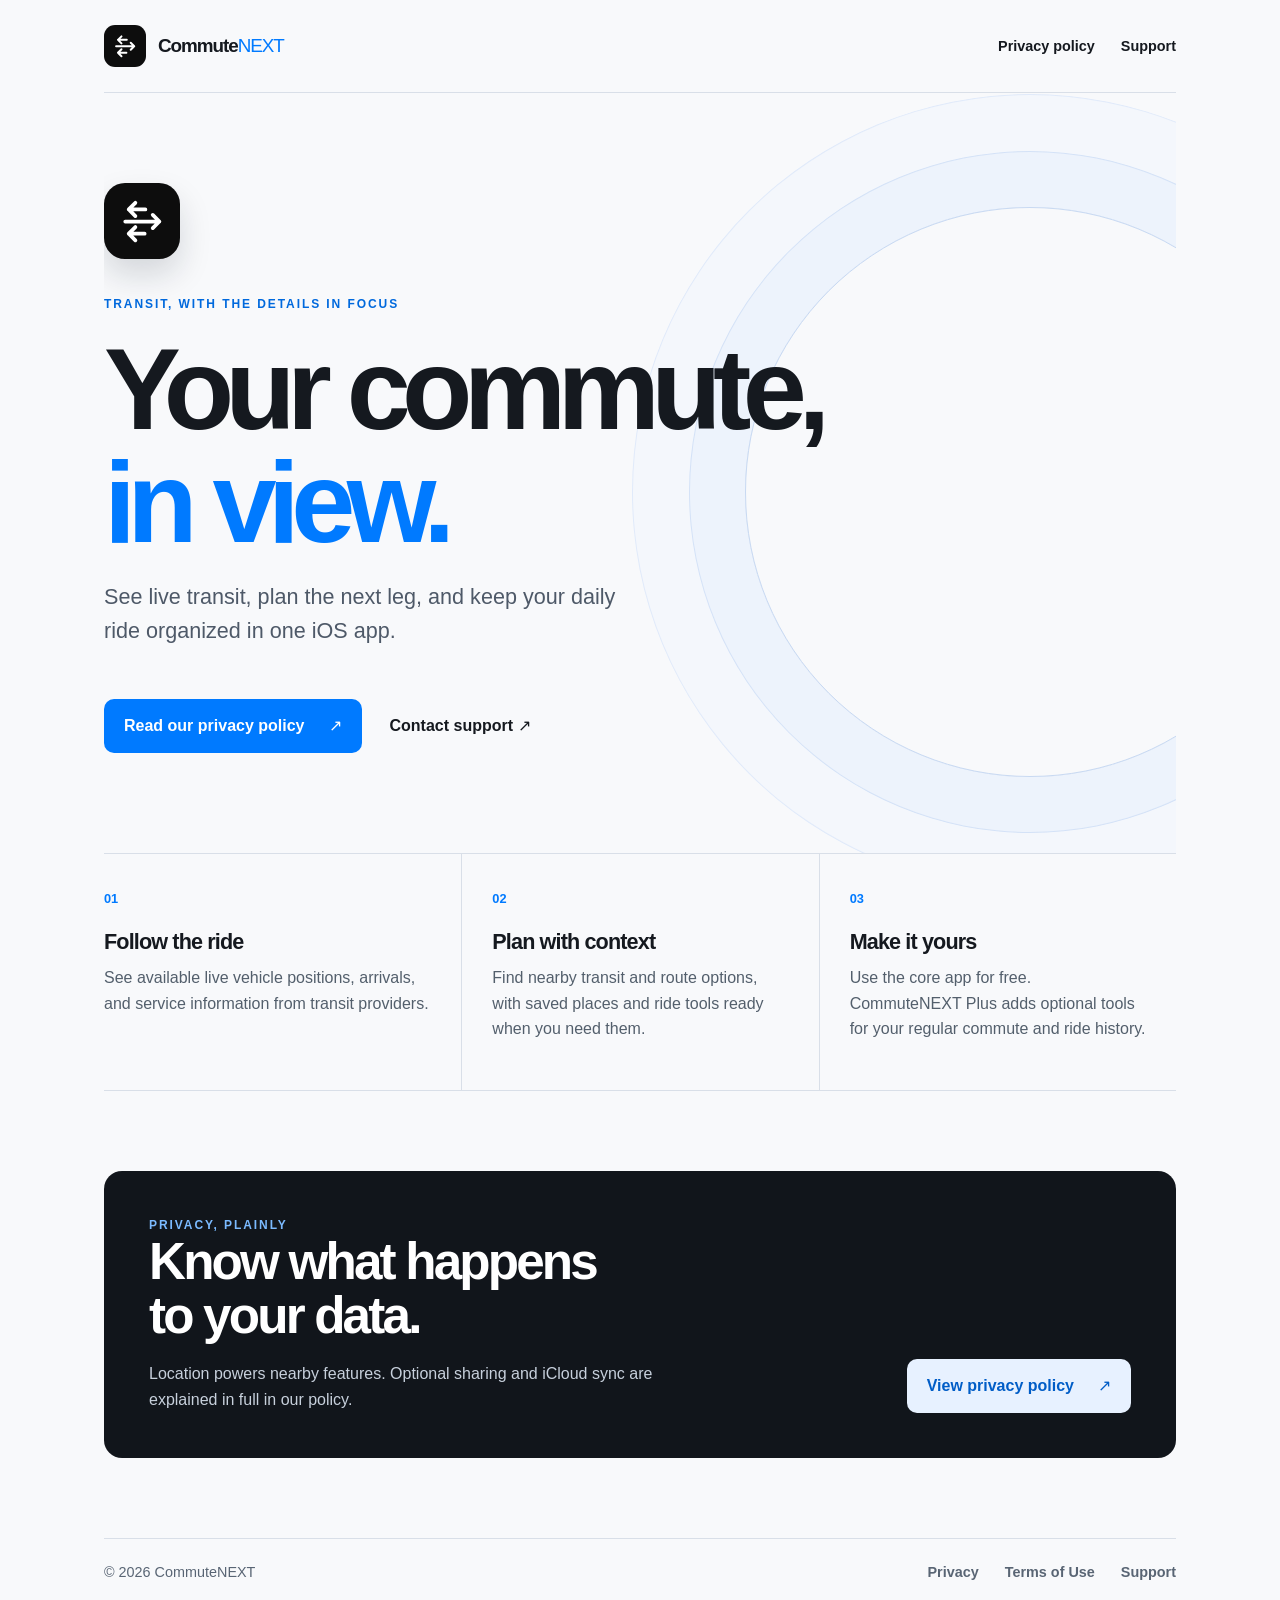
<file: index.html>
<!doctype html>
<html lang="en">
<head>
  <meta charset="utf-8">
  <meta name="viewport" content="width=device-width, initial-scale=1">
  <meta name="color-scheme" content="light dark">
  <meta name="description" content="CommuteNEXT helps you follow live transit, plan your commute, and keep the details that matter close at hand.">
  <title>CommuteNEXT — Your commute, in view</title>
  <link rel="icon" type="image/svg+xml" href="favicon.svg">
  <link rel="stylesheet" href="styles.css?v=2">
</head>
<body>
  <div class="site-shell">
    <header class="site-header">
      <a class="brand" href="./" aria-label="CommuteNEXT home"><span class="brand-mark" aria-hidden="true"><img src="assets/commutenext-arrows.svg" alt=""></span><span class="brand-name">Commute<span>NEXT</span></span></a>
      <nav aria-label="Main navigation"><a href="privacy/">Privacy policy</a><a href="mailto:tanner.davidson@fabweavr.com?subject=CommuteNEXT%20Support">Support</a></nav>
    </header>
    <main>
      <section class="hero" aria-labelledby="hero-title">
        <div class="hero-emblem" aria-hidden="true"><img src="assets/commutenext-arrows.svg" alt=""></div>
        <p class="eyebrow">Transit, with the details in focus</p>
        <h1 id="hero-title">Your commute,<br><em>in view.</em></h1>
        <p class="lead">See live transit, plan the next leg, and keep your daily ride organized in one iOS app.</p>
        <div class="hero-actions"><a class="button" href="privacy/">Read our privacy policy <span aria-hidden="true">↗</span></a><a class="text-link" href="mailto:tanner.davidson@fabweavr.com?subject=CommuteNEXT%20Support">Contact support <span aria-hidden="true">↗</span></a></div>
      </section>
      <section class="features" aria-label="What CommuteNEXT offers">
        <div><span class="feature-number">01</span><h2>Follow the ride</h2><p>See available live vehicle positions, arrivals, and service information from transit providers.</p></div>
        <div><span class="feature-number">02</span><h2>Plan with context</h2><p>Find nearby transit and route options, with saved places and ride tools ready when you need them.</p></div>
        <div><span class="feature-number">03</span><h2>Make it yours</h2><p>Use the core app for free. CommuteNEXT Plus adds optional tools for your regular commute and ride history.</p></div>
      </section>
      <section class="privacy-callout"><div><p class="eyebrow">Privacy, plainly</p><h2>Know what happens to your data.</h2><p>Location powers nearby features. Optional sharing and iCloud sync are explained in full in our policy.</p></div><a class="button button-light" href="privacy/">View privacy policy <span aria-hidden="true">↗</span></a></section>
    </main>
    <footer><span>© 2026 CommuteNEXT</span><span><a href="privacy/">Privacy</a><a href="https://www.apple.com/legal/internet-services/itunes/dev/stdeula/">Terms of Use</a><a href="mailto:tanner.davidson@fabweavr.com?subject=CommuteNEXT%20Support">Support</a></span></footer>
  </div>
</body>
</html>
</file>
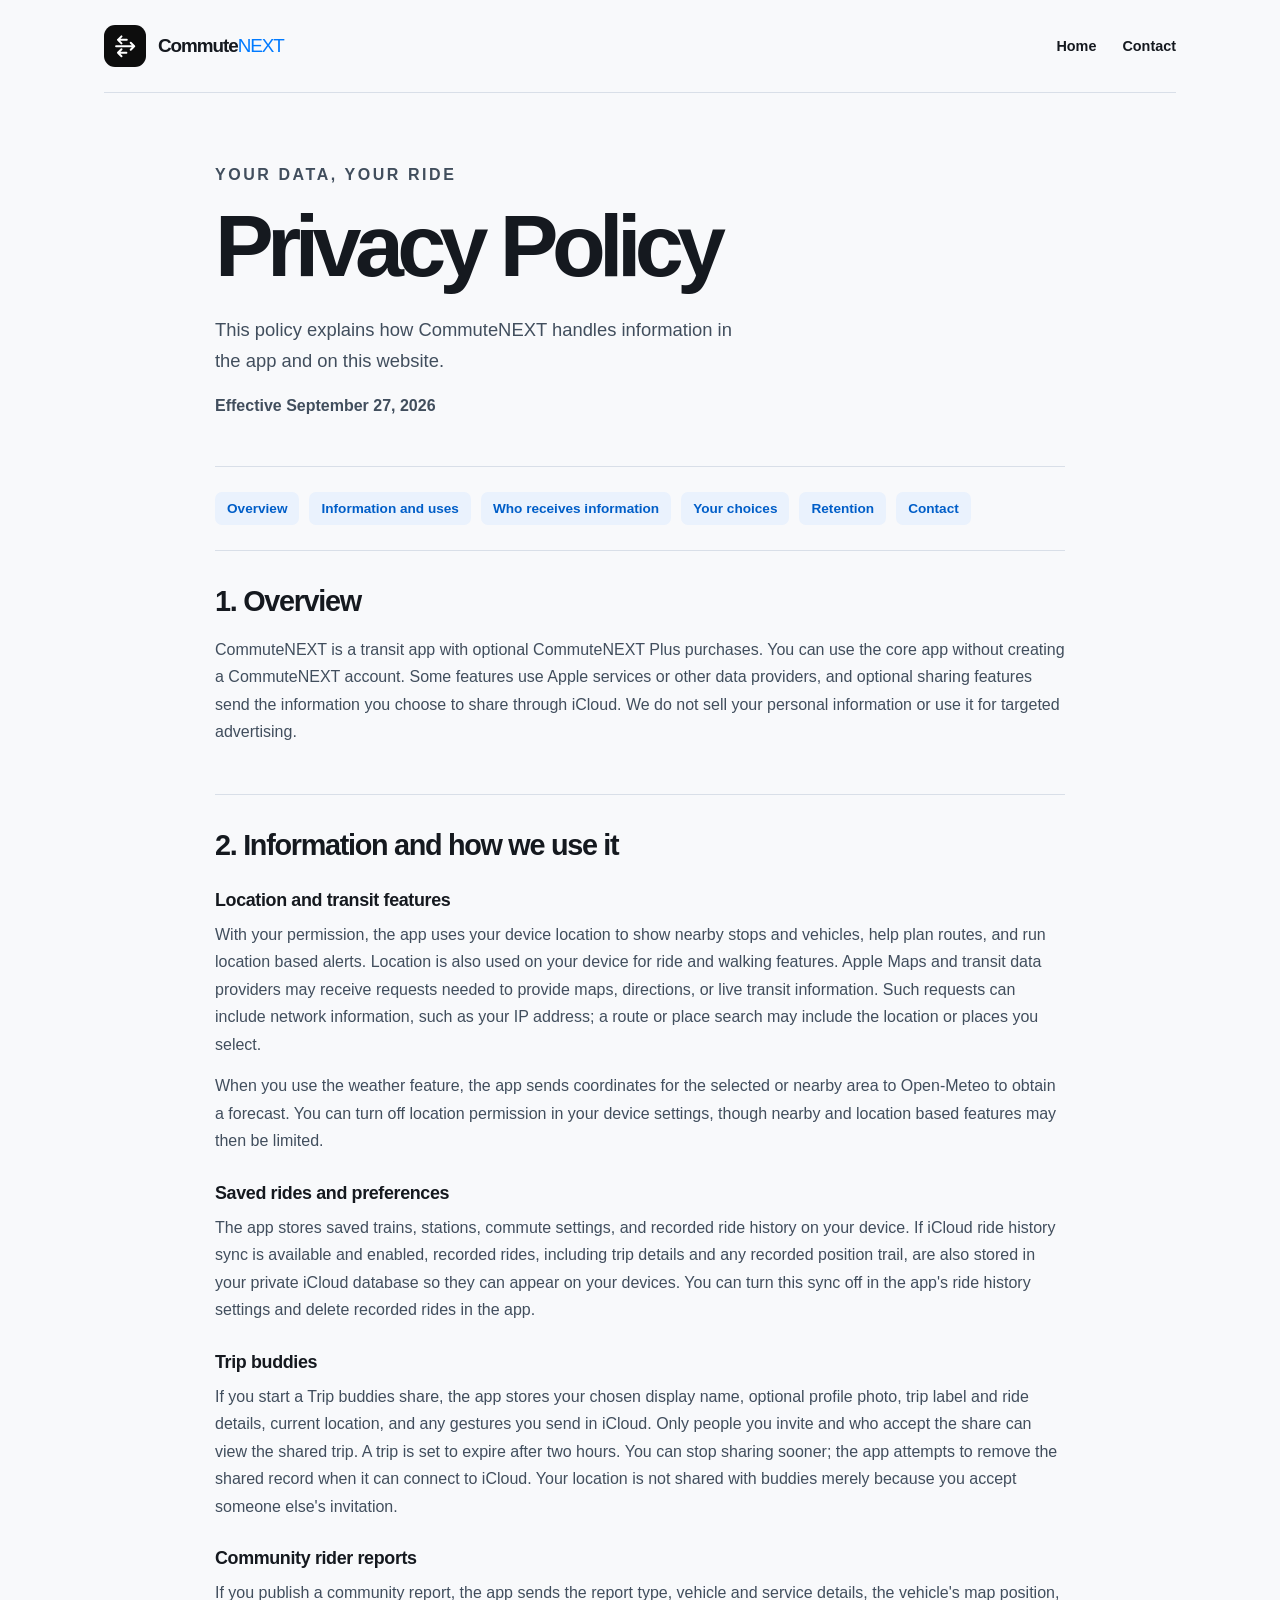
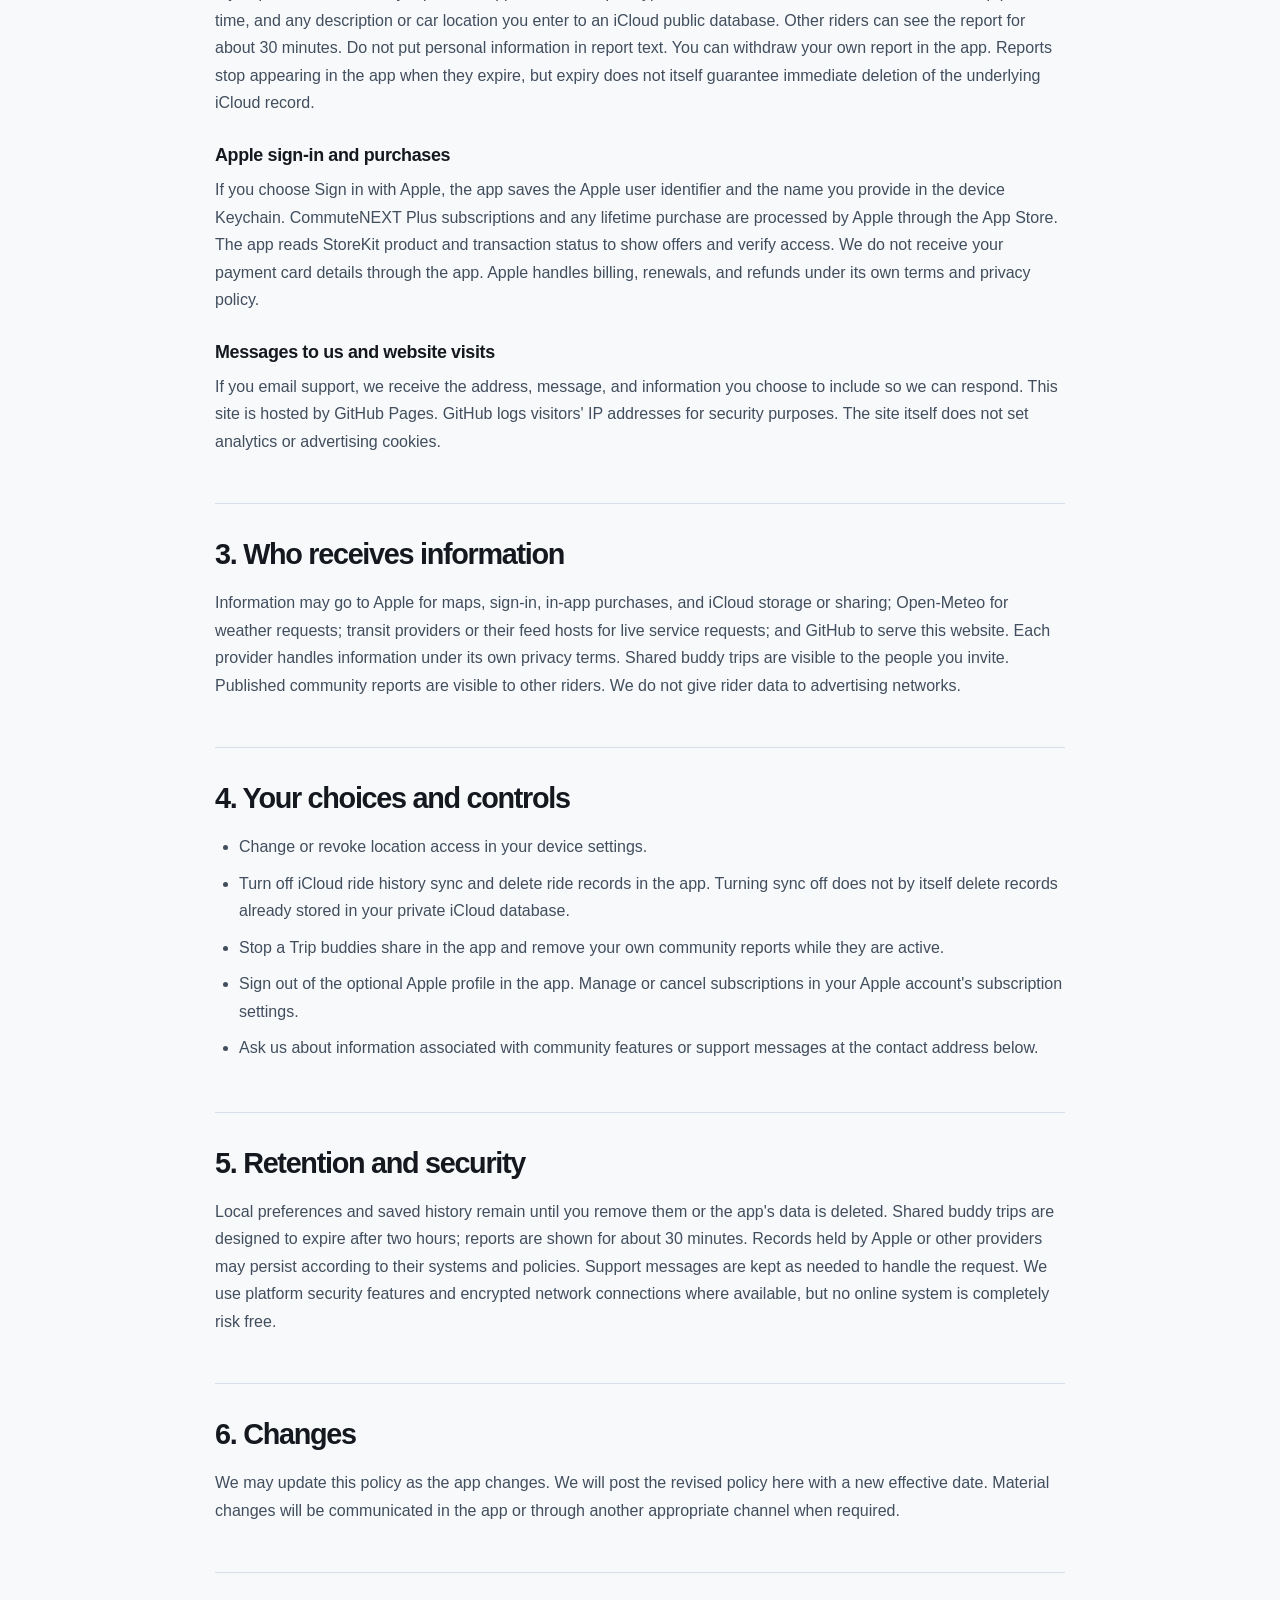
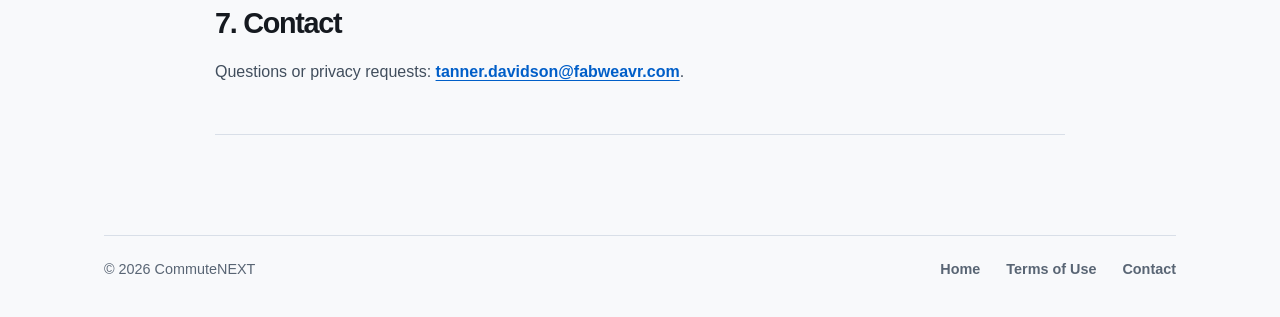
<file: privacy/index.html>
<!doctype html>
<html lang="en">
<head>
  <meta charset="utf-8">
  <meta name="viewport" content="width=device-width, initial-scale=1">
  <meta name="color-scheme" content="light dark">
  <meta name="description" content="How CommuteNEXT handles location, ride history, community reports, iCloud sharing, and purchases.">
  <title>Privacy Policy — CommuteNEXT</title>
  <link rel="icon" type="image/svg+xml" href="../favicon.svg">
  <link rel="stylesheet" href="../styles.css?v=2">
</head>
<body>
  <div class="site-shell">
    <header class="site-header">
      <a class="brand" href="../" aria-label="CommuteNEXT home"><span class="brand-mark" aria-hidden="true"><img src="../assets/commutenext-arrows.svg" alt=""></span><span class="brand-name">Commute<span>NEXT</span></span></a>
      <nav aria-label="Main navigation"><a href="../">Home</a><a href="mailto:tanner.davidson@fabweavr.com?subject=CommuteNEXT%20Privacy">Contact</a></nav>
    </header>
    <main class="policy">
      <div class="policy-head"><p class="eyebrow">Your data, your ride</p><h1>Privacy Policy</h1><p class="lead">This policy explains how CommuteNEXT handles information in the app and on this website.</p><p class="date">Effective September 27, 2026</p></div>
      <nav class="policy-nav" aria-label="On this page"><a href="#overview">Overview</a><a href="#information">Information and uses</a><a href="#sharing">Who receives information</a><a href="#choices">Your choices</a><a href="#retention">Retention</a><a href="#contact">Contact</a></nav>
      <article>
        <section id="overview"><h2>1. Overview</h2><p>CommuteNEXT is a transit app with optional CommuteNEXT Plus purchases. You can use the core app without creating a CommuteNEXT account. Some features use Apple services or other data providers, and optional sharing features send the information you choose to share through iCloud. We do not sell your personal information or use it for targeted advertising.</p></section>
        <section id="information"><h2>2. Information and how we use it</h2>
          <h3>Location and transit features</h3><p>With your permission, the app uses your device location to show nearby stops and vehicles, help plan routes, and run location based alerts. Location is also used on your device for ride and walking features. Apple Maps and transit data providers may receive requests needed to provide maps, directions, or live transit information. Such requests can include network information, such as your IP address; a route or place search may include the location or places you select.</p><p>When you use the weather feature, the app sends coordinates for the selected or nearby area to Open-Meteo to obtain a forecast. You can turn off location permission in your device settings, though nearby and location based features may then be limited.</p>
          <h3>Saved rides and preferences</h3><p>The app stores saved trains, stations, commute settings, and recorded ride history on your device. If iCloud ride history sync is available and enabled, recorded rides, including trip details and any recorded position trail, are also stored in your private iCloud database so they can appear on your devices. You can turn this sync off in the app's ride history settings and delete recorded rides in the app.</p>
          <h3>Trip buddies</h3><p>If you start a Trip buddies share, the app stores your chosen display name, optional profile photo, trip label and ride details, current location, and any gestures you send in iCloud. Only people you invite and who accept the share can view the shared trip. A trip is set to expire after two hours. You can stop sharing sooner; the app attempts to remove the shared record when it can connect to iCloud. Your location is not shared with buddies merely because you accept someone else's invitation.</p>
          <h3>Community rider reports</h3><p>If you publish a community report, the app sends the report type, vehicle and service details, the vehicle's map position, time, and any description or car location you enter to an iCloud public database. Other riders can see the report for about 30 minutes. Do not put personal information in report text. You can withdraw your own report in the app. Reports stop appearing in the app when they expire, but expiry does not itself guarantee immediate deletion of the underlying iCloud record.</p>
          <h3>Apple sign-in and purchases</h3><p>If you choose Sign in with Apple, the app saves the Apple user identifier and the name you provide in the device Keychain. CommuteNEXT Plus subscriptions and any lifetime purchase are processed by Apple through the App Store. The app reads StoreKit product and transaction status to show offers and verify access. We do not receive your payment card details through the app. Apple handles billing, renewals, and refunds under its own terms and privacy policy.</p>
          <h3>Messages to us and website visits</h3><p>If you email support, we receive the address, message, and information you choose to include so we can respond. This site is hosted by GitHub Pages. GitHub logs visitors' IP addresses for security purposes. The site itself does not set analytics or advertising cookies.</p>
        </section>
        <section id="sharing"><h2>3. Who receives information</h2><p>Information may go to Apple for maps, sign-in, in-app purchases, and iCloud storage or sharing; Open-Meteo for weather requests; transit providers or their feed hosts for live service requests; and GitHub to serve this website. Each provider handles information under its own privacy terms. Shared buddy trips are visible to the people you invite. Published community reports are visible to other riders. We do not give rider data to advertising networks.</p></section>
        <section id="choices"><h2>4. Your choices and controls</h2><ul><li>Change or revoke location access in your device settings.</li><li>Turn off iCloud ride history sync and delete ride records in the app. Turning sync off does not by itself delete records already stored in your private iCloud database.</li><li>Stop a Trip buddies share in the app and remove your own community reports while they are active.</li><li>Sign out of the optional Apple profile in the app. Manage or cancel subscriptions in your Apple account's subscription settings.</li><li>Ask us about information associated with community features or support messages at the contact address below.</li></ul></section>
        <section id="retention"><h2>5. Retention and security</h2><p>Local preferences and saved history remain until you remove them or the app's data is deleted. Shared buddy trips are designed to expire after two hours; reports are shown for about 30 minutes. Records held by Apple or other providers may persist according to their systems and policies. Support messages are kept as needed to handle the request. We use platform security features and encrypted network connections where available, but no online system is completely risk free.</p></section>
        <section><h2>6. Changes</h2><p>We may update this policy as the app changes. We will post the revised policy here with a new effective date. Material changes will be communicated in the app or through another appropriate channel when required.</p></section>
        <section id="contact"><h2>7. Contact</h2><p>Questions or privacy requests: <a href="mailto:tanner.davidson@fabweavr.com?subject=CommuteNEXT%20Privacy">tanner.davidson@fabweavr.com</a>.</p></section>
      </article>
    </main>
    <footer><span>© 2026 CommuteNEXT</span><span><a href="../">Home</a><a href="https://www.apple.com/legal/internet-services/itunes/dev/stdeula/">Terms of Use</a><a href="mailto:tanner.davidson@fabweavr.com?subject=CommuteNEXT%20Privacy">Contact</a></span></footer>
  </div>
</body>
</html>
</file>
<file: styles.css>
:root {
  font-family: -apple-system, BlinkMacSystemFont, "Segoe UI", sans-serif;
  color: #15191f;
  background: #f8f9fb;
  font-synthesis: none;
}
* { box-sizing: border-box; }
html { scroll-behavior: smooth; }
body { margin: 0; }
a { color: inherit; text-underline-offset: 3px; }
a:focus-visible { outline: 3px solid #007aff; outline-offset: 4px; }
.site-shell { max-width: 1200px; margin: auto; padding: 0 5vw; }
.site-header {
  display: flex; align-items: center; justify-content: space-between; gap: 24px;
  padding: 25px 0; border-bottom: 1px solid #d9dfe8;
}
.brand { display: inline-flex; align-items: center; gap: 12px; text-decoration: none; white-space: nowrap; }
.brand-mark {
  display: grid; place-items: center; width: 42px; height: 42px;
  flex: none; border-radius: 11px; background: #0d0d0d;
}
.brand-mark img { display: block; width: 34px; height: 34px; }
.brand-name { font-size: 1.18rem; font-weight: 850; letter-spacing: -.055em; }
.brand-name span { color: #007aff; font-weight: 500; }
.site-header nav, footer span:last-child { display: flex; gap: 26px; flex-wrap: wrap; }
.site-header nav a, footer a { text-decoration: none; font-size: .9rem; font-weight: 650; }
.site-header nav a:hover, footer a:hover, .text-link:hover { text-decoration: underline; }
.hero {
  min-height: 610px; display: flex; flex-direction: column; justify-content: center;
  padding: 90px 0 100px; position: relative; overflow: hidden;
}
.hero::after {
  content: ""; position: absolute; right: -13%; top: 15%; width: 53%; aspect-ratio: 1;
  border: 1px solid #c8d9f2; border-radius: 50%;
  box-shadow: 0 0 0 55px #edf3fc, 0 0 0 56px #d4e2f7,
    0 0 0 112px #f4f7fc, 0 0 0 113px #e0eafa;
  pointer-events: none;
}
.hero-emblem {
  display: grid; place-items: center; width: 76px; height: 76px; margin-bottom: 38px;
  border-radius: 21px; background: #0d0d0d; box-shadow: 0 16px 32px #10192726;
  position: relative; z-index: 1;
}
.hero-emblem img { width: 64px; height: 64px; }
.eyebrow {
  margin: 0 0 22px; color: #0069dd; text-transform: uppercase;
  letter-spacing: .16em; font-size: .75rem; font-weight: 800;
}
.hero h1, .policy h1 {
  margin: 0; font-size: clamp(3.7rem, 9vw, 7.8rem); line-height: .98;
  letter-spacing: -.075em; max-width: 780px; position: relative; z-index: 1;
}
.hero h1 em { font-style: normal; color: #007aff; }
.lead {
  max-width: 520px; font-size: clamp(1.08rem, 2vw, 1.35rem);
  line-height: 1.55; color: #4e5968; position: relative; z-index: 1;
}
.hero-actions { display: flex; align-items: center; gap: 28px; flex-wrap: wrap; margin-top: 30px; position: relative; z-index: 1; }
.button {
  display: inline-flex; justify-content: space-between; align-items: center; gap: 24px;
  background: #007aff; color: #fff; padding: 16px 20px; border-radius: 10px;
  text-decoration: none; font-weight: 700; min-height: 54px;
}
.button:hover { background: #0064d4; }
.text-link { font-weight: 700; text-decoration: none; }
.features { display: grid; grid-template-columns: repeat(3, 1fr); border-top: 1px solid #d9dfe8; border-bottom: 1px solid #d9dfe8; }
.features > div { padding: 35px 30px 48px 0; }
.features > div + div { border-left: 1px solid #d9dfe8; padding-left: 30px; }
.feature-number { font-size: .8rem; font-weight: 800; color: #007aff; }
.features h2 { font-size: 1.35rem; letter-spacing: -.04em; margin: 22px 0 10px; }
.features p, .privacy-callout p { line-height: 1.6; color: #535f6c; margin: 0; }
.privacy-callout {
  display: flex; align-items: end; justify-content: space-between; gap: 30px;
  background: #11151b; color: #fff; border-radius: 18px; margin: 80px 0; padding: 45px;
}
.privacy-callout .eyebrow { color: #7bbaff; }
.privacy-callout h2 { font-size: clamp(2rem, 4vw, 3.4rem); line-height: 1.06; letter-spacing: -.055em; margin: 0 0 18px; max-width: 500px; }
.privacy-callout p { color: #c7d0dc; max-width: 520px; }
.button-light { background: #e7f1ff; color: #005dc7; white-space: nowrap; }
.button-light:hover { background: #fff; }
footer { display: flex; justify-content: space-between; gap: 20px; padding: 25px 0 40px; border-top: 1px solid #d9dfe8; color: #596574; font-size: .9rem; }
.policy { max-width: 850px; margin: 0 auto; padding: 68px 0 100px; }
.policy-head { padding-bottom: 32px; }
.policy h1 { font-size: clamp(3.1rem, 7vw, 5.5rem); }
.policy .lead { font-size: 1.15rem; margin: 25px 0 15px; }
.date { font-size: .9rem; font-weight: 700; color: #667181; }
.policy-nav { display: flex; flex-wrap: wrap; gap: 10px; padding: 25px 0; border-top: 1px solid #d9dfe8; border-bottom: 1px solid #d9dfe8; }
.policy-nav a { font-size: .85rem; text-decoration: none; padding: 9px 12px; border-radius: 7px; background: #eaf2fd; color: #0061c9; font-weight: 700; }
.policy-nav a:hover { background: #dceafb; }
.policy article section { padding: 34px 0; border-bottom: 1px solid #d9dfe8; scroll-margin-top: 20px; }
.policy h2 { font-size: 1.8rem; letter-spacing: -.045em; margin: 0 0 18px; }
.policy h3 { font-size: 1.12rem; letter-spacing: -.02em; margin: 28px 0 10px; }
.policy p, .policy li { font-size: 1rem; line-height: 1.72; color: #414e5d; }
.policy p { margin: 0 0 14px; }
.policy li { margin-bottom: 9px; }
.policy ul { padding-left: 24px; }
.policy a { color: #005ec8; font-weight: 650; }
@media (max-width: 720px) {
  .site-header { align-items: flex-start; }
  .site-header nav { gap: 14px; justify-content: flex-end; }
  .brand-name { font-size: 1.06rem; }
  .hero { min-height: 550px; padding: 75px 0; }
  .hero::after { right: -60%; top: 5%; width: 85%; opacity: .6; }
  .features { grid-template-columns: 1fr; }
  .features > div, .features > div + div { padding: 24px 0; border-left: 0; }
  .features > div + div { border-top: 1px solid #d9dfe8; }
  .privacy-callout { display: block; padding: 30px; margin: 55px 0; }
  .privacy-callout .button { margin-top: 25px; }
  .policy { padding: 50px 0 70px; }
  footer { display: block; }
  footer span:last-child { margin-top: 20px; }
}
</file>
